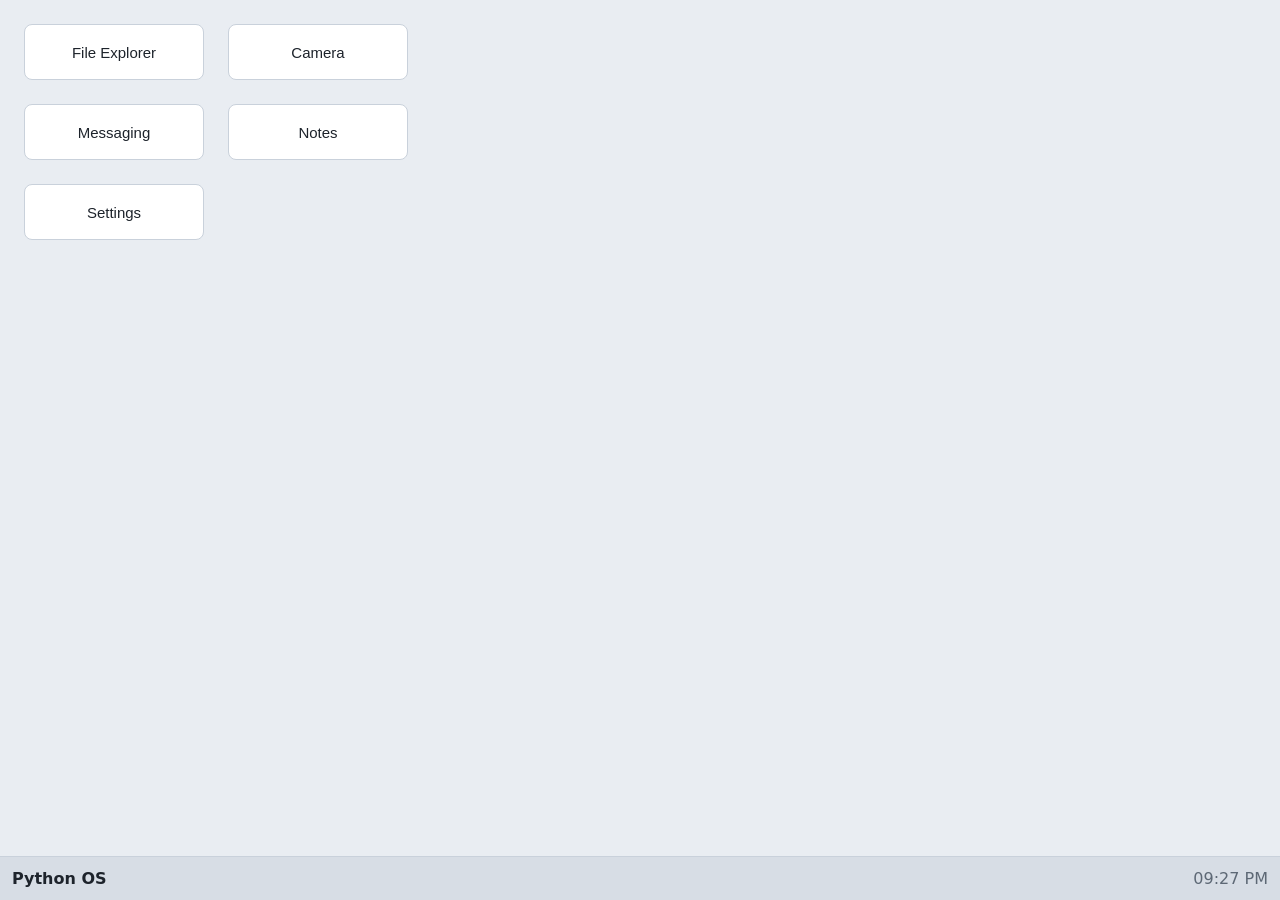
<file: index.html>
<!doctype html>
<html lang="en">
<head>
  <meta charset="utf-8">
  <meta name="viewport" content="width=device-width, initial-scale=1">
  <title>Python OS Prototype</title>
  <link rel="icon" href="data:image/svg+xml,%3Csvg xmlns=%22http://www.w3.org/2000/svg%22 viewBox=%220 0 16 16%22%3E%3Crect width=%2216%22 height=%2216%22 rx=%223%22 fill=%22%232f6fdf%22/%3E%3C/svg%3E">
  <link rel="stylesheet" href="style.css">
</head>
<body>
  <main id="desktop">
    <div id="icons"></div>
  </main>
  <footer id="taskbar">
    <span class="brand">Python OS</span>
    <div id="tasks"></div>
    <span id="clock"></span>
  </footer>
  <script src="app.js"></script>
</body>
</html>
</file>
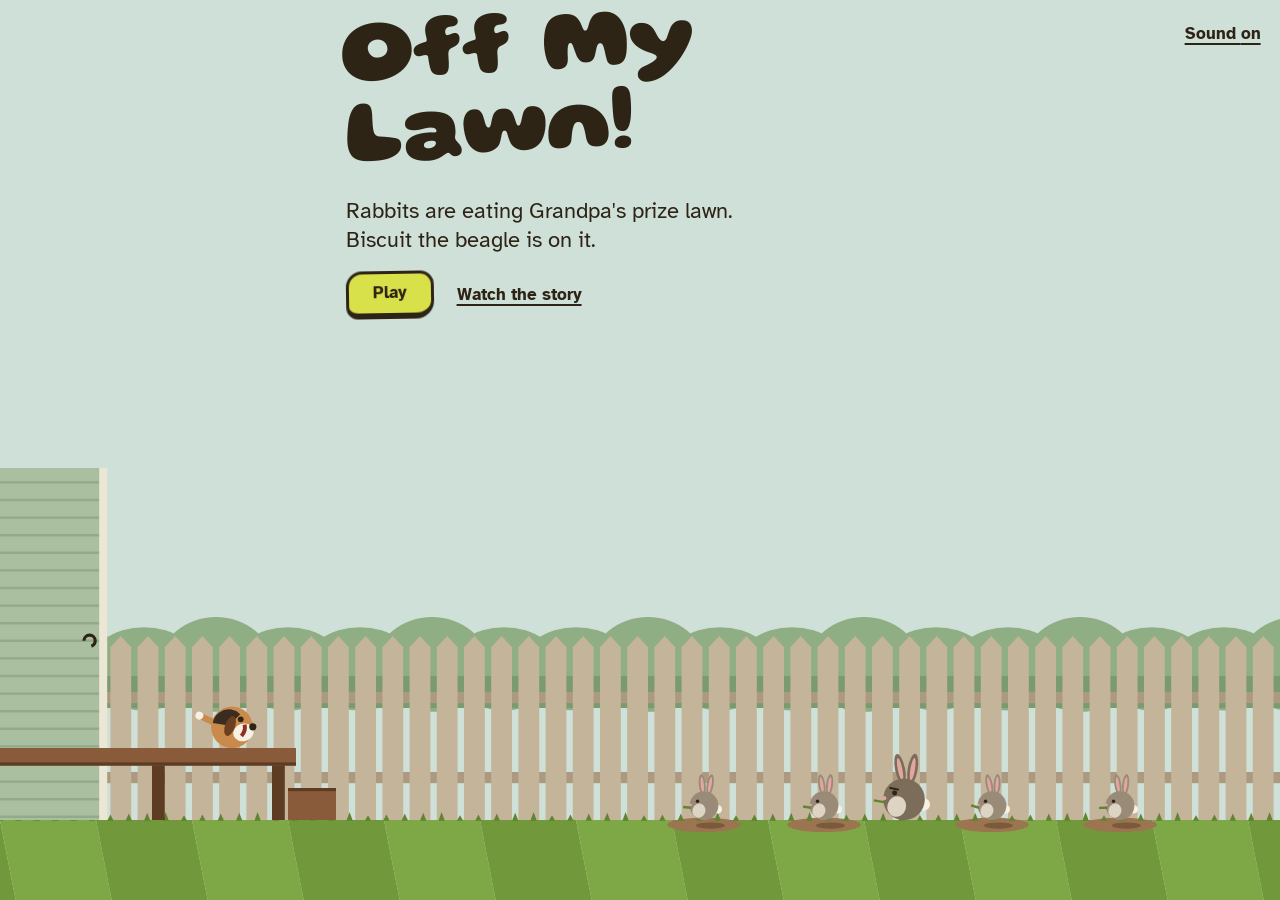
<file: src/frontend/games/off-my-lawn/index.html>
<!doctype html>
<html lang="en">
  <head>
    <meta charset="UTF-8" />
    <meta name="viewport" content="width=device-width, initial-scale=1, viewport-fit=cover, user-scalable=no" />
    <meta name="theme-color" content="#cfe0d8" />
    <meta name="apple-mobile-web-app-capable" content="yes" />
    <meta name="description" content="Biscuit the beagle defends Grandpa's lawn from hungry rabbits." />
    <link rel="icon" href="./icon.svg" type="image/svg+xml" />
    <title>Off My Lawn</title>
    <script type="module" crossorigin src="./assets/index-jAI28l-Y.js"></script>
    <link rel="stylesheet" crossorigin href="./assets/index-DoQeSBSt.css">
  </head>
  <body>
    <div id="root"></div>
    <p class="rotate" role="status">Turn your phone sideways to play.</p>
  </body>
</html>
</file>
<file: style.css>
:root {
  --bg: #e9edf2;
  --fg: #1d232b;
  --muted: #5d6875;
  --surface: #ffffff;
  --border: #c9d1db;
  --accent: #2f6fdf;
  --titlebar: #f3f5f8;
  --taskbar: #d7dde5;
}

body.dark {
  --bg: #111418;
  --fg: #e8ecf1;
  --muted: #9aa5b1;
  --surface: #1c2128;
  --border: #333b45;
  --accent: #5b93f0;
  --titlebar: #232a32;
  --taskbar: #0b0d10;
}

* { box-sizing: border-box; }

html, body {
  margin: 0;
  height: 100%;
  font-family: system-ui, -apple-system, "Segoe UI", Roboto, sans-serif;
  background: var(--bg);
  color: var(--fg);
  overflow: hidden;
}

#desktop {
  position: absolute;
  inset: 0 0 44px 0;
}

#icons {
  display: grid;
  grid-template-columns: repeat(2, 180px);
  gap: 24px;
  padding: 24px;
}

.icon {
  height: 56px;
  border: 1px solid var(--border);
  border-radius: 8px;
  background: var(--surface);
  color: var(--fg);
  font-size: 15px;
  cursor: pointer;
}
.icon:hover { border-color: var(--accent); }

#taskbar {
  position: fixed;
  left: 0; right: 0; bottom: 0;
  height: 44px;
  display: flex;
  align-items: center;
  gap: 12px;
  padding: 0 12px;
  background: var(--taskbar);
  border-top: 1px solid var(--border);
}
#taskbar .brand { font-weight: 600; }
#tasks { display: flex; gap: 6px; flex: 1; overflow-x: auto; }
#tasks button {
  border: 1px solid var(--border);
  background: var(--surface);
  color: var(--fg);
  border-radius: 6px;
  padding: 4px 10px;
  cursor: pointer;
  white-space: nowrap;
}
#clock { color: var(--muted); font-variant-numeric: tabular-nums; }

.window {
  position: absolute;
  min-width: 280px;
  max-width: calc(100vw - 16px);
  background: var(--surface);
  border: 1px solid var(--border);
  border-radius: 8px;
  box-shadow: 0 10px 30px rgba(0, 0, 0, 0.25);
  display: flex;
  flex-direction: column;
}
.window .titlebar {
  display: flex;
  align-items: center;
  justify-content: space-between;
  padding: 6px 10px;
  background: var(--titlebar);
  border-bottom: 1px solid var(--border);
  border-radius: 8px 8px 0 0;
  cursor: move;
  user-select: none;
  touch-action: none;
}
.window .titlebar button {
  border: none;
  background: transparent;
  color: var(--fg);
  font-size: 18px;
  cursor: pointer;
  line-height: 1;
}
.window .body { padding: 10px; display: flex; flex-direction: column; gap: 8px; }

textarea, input[type="text"] {
  font: inherit;
  color: var(--fg);
  background: var(--bg);
  border: 1px solid var(--border);
  border-radius: 6px;
  padding: 6px;
}
textarea { width: min(520px, 80vw); height: 320px; resize: both; }

.btn {
  font: inherit;
  border: 1px solid var(--border);
  background: var(--titlebar);
  color: var(--fg);
  border-radius: 6px;
  padding: 6px 12px;
  cursor: pointer;
}
.btn:hover { border-color: var(--accent); }
.row { display: flex; gap: 6px; align-items: center; }

.chat {
  width: min(420px, 80vw);
  height: 280px;
  overflow-y: auto;
  border: 1px solid var(--border);
  border-radius: 6px;
  padding: 6px;
  background: var(--bg);
  white-space: pre-wrap;
}
.chat input { flex: 1; }

video, canvas, .preview img { max-width: min(640px, 80vw); border-radius: 6px; }
.preview pre {
  max-width: min(520px, 80vw);
  max-height: 260px;
  overflow: auto;
  background: var(--bg);
  padding: 6px;
  border-radius: 6px;
}
.files { list-style: none; margin: 0; padding: 0; max-height: 180px; overflow-y: auto; }
.files li { padding: 4px 6px; cursor: pointer; border-radius: 4px; }
.files li:hover { background: var(--bg); }
.muted { color: var(--muted); font-size: 13px; }

@media (max-width: 440px) {
  #icons { grid-template-columns: repeat(2, 1fr); gap: 12px; padding: 16px; }
}
</file>
<file: src/frontend/games/off-my-lawn/assets/index-DoQeSBSt.css>
@font-face{font-family:Gluten;font-style:normal;font-display:swap;font-weight:800;src:url(./gluten-vietnamese-800-normal-BMlfjkFi.woff2)format("woff2"),url(./gluten-vietnamese-800-normal-DOkBGWfz.woff)format("woff");unicode-range:U+102-103,U+110-111,U+128-129,U+168-169,U+1A0-1A1,U+1AF-1B0,U+300-301,U+303-304,U+308-309,U+323,U+329,U+1EA0-1EF9,U+20AB}@font-face{font-family:Gluten;font-style:normal;font-display:swap;font-weight:800;src:url(./gluten-latin-ext-800-normal-2g6yUGri.woff2)format("woff2"),url(./gluten-latin-ext-800-normal-01BmPRyH.woff)format("woff");unicode-range:U+100-2BA,U+2BD-2C5,U+2C7-2CC,U+2CE-2D7,U+2DD-2FF,U+304,U+308,U+329,U+1D00-1DBF,U+1E00-1E9F,U+1EF2-1EFF,U+2020,U+20A0-20AB,U+20AD-20C0,U+2113,U+2C60-2C7F,U+A720-A7FF}@font-face{font-family:Gluten;font-style:normal;font-display:swap;font-weight:800;src:url(./gluten-latin-800-normal-CSJ1HHyF.woff2)format("woff2"),url(./gluten-latin-800-normal-BsP7va2i.woff)format("woff");unicode-range:U+??,U+131,U+152-153,U+2BB-2BC,U+2C6,U+2DA,U+2DC,U+304,U+308,U+329,U+2000-206F,U+20AC,U+2122,U+2191,U+2193,U+2212,U+2215,U+FEFF,U+FFFD}@font-face{font-family:Atkinson Hyperlegible;font-style:normal;font-display:swap;font-weight:400;src:url(./atkinson-hyperlegible-latin-ext-400-normal-DRk46D-x.woff2)format("woff2"),url(./atkinson-hyperlegible-latin-ext-400-normal-Bbz-b3yf.woff)format("woff");unicode-range:U+100-2BA,U+2BD-2C5,U+2C7-2CC,U+2CE-2D7,U+2DD-2FF,U+304,U+308,U+329,U+1D00-1DBF,U+1E00-1E9F,U+1EF2-1EFF,U+2020,U+20A0-20AB,U+20AD-20C0,U+2113,U+2C60-2C7F,U+A720-A7FF}@font-face{font-family:Atkinson Hyperlegible;font-style:normal;font-display:swap;font-weight:400;src:url(./atkinson-hyperlegible-latin-400-normal-BrHNak5F.woff2)format("woff2"),url(./atkinson-hyperlegible-latin-400-normal-BbWidj28.woff)format("woff");unicode-range:U+??,U+131,U+152-153,U+2BB-2BC,U+2C6,U+2DA,U+2DC,U+304,U+308,U+329,U+2000-206F,U+20AC,U+2122,U+2191,U+2193,U+2212,U+2215,U+FEFF,U+FFFD}@font-face{font-family:Atkinson Hyperlegible;font-style:normal;font-display:swap;font-weight:700;src:url(./atkinson-hyperlegible-latin-ext-700-normal-BoVPHkS0.woff2)format("woff2"),url(./atkinson-hyperlegible-latin-ext-700-normal-CKkU2Dpt.woff)format("woff");unicode-range:U+100-2BA,U+2BD-2C5,U+2C7-2CC,U+2CE-2D7,U+2DD-2FF,U+304,U+308,U+329,U+1D00-1DBF,U+1E00-1E9F,U+1EF2-1EFF,U+2020,U+20A0-20AB,U+20AD-20C0,U+2113,U+2C60-2C7F,U+A720-A7FF}@font-face{font-family:Atkinson Hyperlegible;font-style:normal;font-display:swap;font-weight:700;src:url(./atkinson-hyperlegible-latin-700-normal-GZI4o3u0.woff2)format("woff2"),url(./atkinson-hyperlegible-latin-700-normal-BK6Glc0m.woff)format("woff");unicode-range:U+??,U+131,U+152-153,U+2BB-2BC,U+2C6,U+2DA,U+2DC,U+304,U+308,U+329,U+2000-206F,U+20AC,U+2122,U+2191,U+2193,U+2212,U+2215,U+FEFF,U+FFFD}:root{--sky:#cfe0d8;--lawn:#7ea845;--lawn-deep:#3f6524;--cedar:#8a5a35;--cedar-dark:#5e3c24;--ink:#2e2416;--chalk:#fbf4e2;--ball:#d8e04a;--stone:#c3bdae;--moss:#6f7f55;--display:"Gluten", "Comic Sans MS", cursive;--text:"Atkinson Hyperlegible", system-ui, sans-serif;--step--1:.8125rem;--step-0:1.0625rem;--step-1:1.4rem;--step-2:1.875rem;--step-3:2.5rem;--step-4:clamp(2.75rem, 7vw, 6rem);--gutter:max(16px, env(safe-area-inset-left), env(safe-area-inset-right));--lightningcss-light:initial;--lightningcss-dark: ;color-scheme:light}*{box-sizing:border-box}html,body,#root{height:100%;margin:0}body{background:var(--sky);color:var(--ink);font:400 var(--step-0) / 1.45 var(--text);overscroll-behavior:none;-webkit-user-select:none;user-select:none;-webkit-tap-highlight-color:transparent;-webkit-text-size-adjust:100%;overflow:hidden}button{font:inherit;color:inherit;cursor:pointer}:focus-visible{outline:3px solid var(--ink);outline-offset:3px;box-shadow:0 0 0 6px var(--ball)}.screen{position:fixed;inset:0;overflow:hidden}.stage{touch-action:none;width:100%;height:100%;display:block;position:absolute;inset:0}.stage--play:focus-visible{outline-offset:-6px;box-shadow:none}.corner{top:max(12px, env(safe-area-inset-top));right:var(--gutter);position:absolute}.btn{border:3px solid var(--ink);background:var(--ball);min-height:48px;color:var(--ink);font-weight:700;font-size:var(--step-0);border-bottom-width:6px;border-radius:16px 14px 18px 12px;padding:.55em 1.4em .6em;line-height:1.1;transition:transform 80ms ease-out,border-bottom-width 80ms ease-out;transform:rotate(-1deg)}.btn:active{border-bottom-width:3px;transform:rotate(-1deg)translateY(3px)}.btn-text{text-underline-offset:4px;background:0 0;border:0;min-height:44px;padding:.4em .2em;font-weight:700;text-decoration:underline;text-decoration-thickness:2px}.btn-text--light{color:var(--chalk)}.title{top:max(20px, env(safe-area-inset-top));left:max(27vw, calc(var(--gutter) + 200px));right:calc(var(--gutter) + 7rem);max-width:36rem;position:absolute}.title__name{font:800 var(--step-4) / .9 var(--display);letter-spacing:-.01em;transform-origin:0 100%;margin:0;transform:rotate(-3deg)}.title__line{max-width:30ch;font-size:var(--step-1);margin:.9rem 0 1.1rem;line-height:1.3}.title__actions{flex-wrap:wrap;align-items:center;gap:1.25rem;display:flex}.caption{left:var(--gutter);right:var(--gutter);top:max(14px, env(safe-area-inset-top));background:var(--ink);color:var(--chalk);border-radius:6px;justify-content:space-between;align-items:flex-end;gap:1.5rem;padding:1rem 1.25rem 1.1rem;display:flex;position:absolute}.caption__text{max-width:52ch;font-size:var(--step-1);margin:0;line-height:1.35}.caption__nav{flex-shrink:0;align-items:center;gap:1rem;display:flex}.map{background:var(--lawn-deep);color:var(--chalk);flex-direction:column;display:flex}.map__bar{padding:max(8px, env(safe-area-inset-top)) var(--gutter) 6px;align-items:baseline;gap:1.25rem;display:flex}.map__title{font:800 var(--step-2) / 1 var(--display);margin:0}.map__count{margin:0 0 0 auto;font-weight:700}.map__yard{margin:0 var(--gutter) max(12px, env(safe-area-inset-bottom));border-radius:22px;flex:1;position:relative;overflow:hidden}.map__lawn{width:100%;height:100%;position:absolute;inset:0}.map__stones{margin:0;padding:0;list-style:none;position:absolute;inset:0}.map__spot{flex-direction:column;align-items:center;gap:2px;display:flex;position:absolute;transform:translate(-50%,-32%)}.stone{--size:clamp(46px, min(7.2vw, 11vh), 78px);width:var(--size);height:calc(var(--size) * .82);border:3px solid var(--ink);background:var(--stone);color:var(--ink);font:800 calc(var(--size) * .42) / 1 var(--display);border-radius:48% 52% 44% 56%/55% 45%;padding-top:.12em;position:relative}.map__spot:nth-child(3n) .stone{border-radius:56% 44% 52% 48%/45% 55%}.map__spot:nth-child(4n+1) .stone{border-radius:44% 56% 58% 42%/50% 44% 56% 50%}.stone:active{transform:translateY(2px)}.stone--locked{border-color:var(--moss);color:#56633e;cursor:not-allowed;background:#94a378}.stone--current:after{content:"";border:2px solid var(--ink);background:radial-gradient(circle at -30% 50%, transparent 58%, var(--chalk) 60% 66%, transparent 68%), var(--ball);border-radius:50%;width:24px;height:24px;position:absolute;top:-12px;right:-14px}.bones{gap:2px;display:inline-flex}.bone{fill:none;stroke:currentColor;stroke-width:3px;opacity:.55}.bone--earned{fill:var(--chalk);stroke:var(--ink);opacity:1}.map .bone{color:var(--ink)}.hud{top:max(8px, env(safe-area-inset-top));left:var(--gutter);right:var(--gutter);pointer-events:none;align-items:center;gap:.9rem;display:flex;position:absolute}.hud>*{pointer-events:auto}.hud__pause{border:3px solid var(--ink);background:var(--chalk);width:48px;height:48px;fill:var(--ink);border-radius:50%;place-items:center;display:grid}.hud__level{font-weight:700;font-size:var(--step-0);margin:0}.hud__num{font:800 var(--step-2) / 1 var(--display);vertical-align:-.12em;margin-right:.2em}.hud__right{align-items:center;gap:1rem;margin-left:auto;display:flex}.hud__dogs{gap:3px;display:inline-flex}.doghead--spent{opacity:.3;filter:grayscale()}.hud__score{text-align:right;min-width:4.5ch;font:800 var(--step-2) / 1 var(--display);font-variant-numeric:tabular-nums}.hint{top:calc(max(8px, env(safe-area-inset-top)) + 58px);max-width:min(34rem, calc(100vw - 2 * var(--gutter)));background:var(--ink);color:var(--chalk);text-align:center;pointer-events:none;border-radius:6px;margin:0;padding:.45rem .9rem;font-weight:700;position:absolute;left:50%;transform:translate(-50%)}.sign-layer{padding:12px var(--gutter) 0;background:#2e241659;flex-direction:column;justify-content:center;align-items:center;display:flex;position:absolute;inset:0}.sign{z-index:1;border:4px solid var(--cedar-dark);background:repeating-linear-gradient(180deg, transparent 0 46px, var(--cedar-dark) 46px 48px), var(--cedar);width:min(30rem,100%);color:var(--chalk);border-radius:10px;padding:1.1rem 1.6rem 1.2rem;position:relative;transform:rotate(-1.5deg)}.sign:before,.sign:after{content:"";background:var(--cedar-dark);border-radius:50%;width:9px;height:9px;position:absolute;top:12px}.sign:before{left:12px}.sign:after{right:12px}.sign-posts{background:linear-gradient(90deg, transparent 0 8%, var(--cedar-dark) 8% 14%, transparent 14% 86%, var(--cedar-dark) 86% 92%, transparent 92%);flex:0 18vh;width:min(22rem,70%);min-height:12px;margin-top:-6px}.sign__title{font:800 var(--step-3) / 1 var(--display);margin:0 0 .6rem}.sign__score{font-size:var(--step-1);margin:.5rem 0 0;font-weight:700}.sign__best{font-size:var(--step-0);margin-left:.6em;font-weight:400}.sign__note{max-width:40ch;margin:.4rem 0 0}.sign__actions{flex-wrap:wrap;align-items:center;gap:.6rem 1.25rem;margin-top:1rem;display:flex}.sign .bone{color:var(--chalk)}.rotate{display:none}@media (orientation:portrait) and (width<=820px){.rotate{z-index:10;padding:2rem var(--gutter);background:var(--lawn-deep);color:var(--chalk);font:800 var(--step-2) / 1.15 var(--display);text-align:center;place-items:center;margin:0;display:grid;position:fixed;inset:0}}@media (height<=430px){:root{--step-1:1.15rem;--step-2:1.5rem;--step-3:2rem}.caption__text{font-size:var(--step-0)}.sign{padding:.8rem 1.2rem .9rem}}@media (prefers-reduced-motion:reduce){.btn,.btn:active{transition:none}}
</file>
